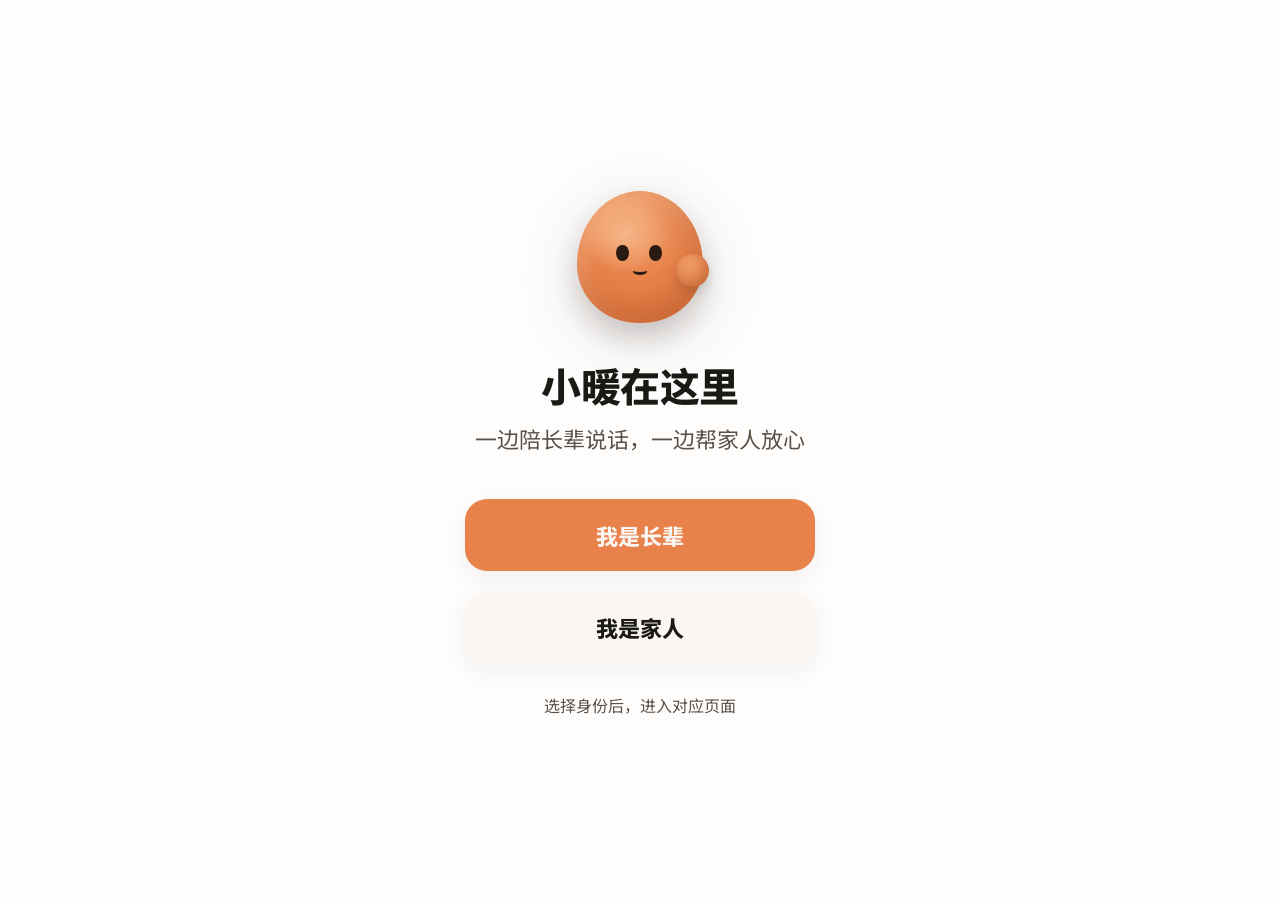
<file: web/index.html>
<!DOCTYPE html>
<html lang="zh-CN">
<head>
  <meta charset="UTF-8" />
  <meta name="viewport" content="width=device-width, initial-scale=1.0, maximum-scale=1.0, user-scalable=no" />
  <title>小暖 · 欢迎页</title>
  <link rel="stylesheet" href="./shared/theme.css" />
  <link rel="stylesheet" href="./shared/mascot.css" />
  <style>
    body {
      background: #fffdfc;
    }
    .entry {
      width: 390px;
      max-width: 100%;
      min-height: 100vh;
      margin: 0 auto;
      padding: var(--sp-xl) var(--sp-md);
      background: #fffdfc;
      display: flex;
      flex-direction: column;
      align-items: center;
      justify-content: center;
      overflow: hidden;
    }
    .entry-mascot {
      --m-size: 150px;
      filter: drop-shadow(0 14px 28px rgba(28, 26, 23, .14));
      animation: mascot-breathe 2.8s ease-in-out infinite;
      margin-bottom: var(--sp-lg);
    }
    @keyframes mascot-breathe {
      0%, 100% { transform: translateY(0) scale(1); }
      50% { transform: translateY(-6px) scale(1.025); }
    }
    .brand {
      text-align: center;
      margin-bottom: var(--sp-xl);
    }
    .brand h1 {
      font-size: var(--fs-display);
      font-weight: var(--fw-heavy);
      letter-spacing: -.5px;
      line-height: 1.15;
    }
    .brand p {
      margin-top: var(--sp-sm);
      font-size: var(--fs-body);
      color: var(--color-sub);
      line-height: 1.5;
    }
    .choices {
      width: 100%;
      display: grid;
      gap: var(--sp-md);
    }
    .choice {
      width: 100%;
      min-height: 72px;
      border: none;
      border-radius: 22px;
      cursor: pointer;
      font-family: inherit;
      font-size: var(--fs-body);
      font-weight: var(--fw-heavy);
      box-shadow: var(--shadow-soft);
      transition: transform .12s ease, box-shadow .2s ease;
    }
    .choice:active {
      transform: scale(.98);
    }
    .choice.elder {
      background: var(--color-accent);
      color: var(--color-card);
    }
    .choice.family {
      background: var(--color-card);
      color: var(--color-ink);
    }
    .foot {
      margin-top: var(--sp-lg);
      text-align: center;
      font-size: var(--fs-caption);
      color: var(--color-sub);
      line-height: 1.6;
    }
  </style>
</head>
<body>
  <main class="entry">
    <div class="mascot is-idle entry-mascot" aria-hidden="true">
      <span class="body"></span><span class="hand"></span>
      <span class="eye l"></span><span class="eye r"></span><span class="mouth"></span>
    </div>

    <section class="brand" aria-label="小暖欢迎页">
      <h1>小暖在这里</h1>
      <p>一边陪长辈说话，一边帮家人放心</p>
    </section>

    <div class="choices">
      <button class="choice elder" data-target="./elder/">我是长辈</button>
      <button class="choice family" data-target="./parent/">我是家人</button>
    </div>

    <p class="foot">选择身份后，进入对应页面</p>
  </main>

  <script src="./shared/splash.js"></script>
  <script>
    async function login(role) {
      try {
        const apiRole = role === "family" ? "parent" : "elder";
        const name = role === "family" ? "家人" : "长辈";
        const response = await fetch("/api/auth/login", {
          method: "POST",
          headers: { "Content-Type": "application/json" },
          body: JSON.stringify({
            display_name: name,
            role: apiRole,
            elder_id: "elder-001",
            family_id: "family-default",
          }),
        });
        if (!response.ok) return;
        const data = await response.json();
        localStorage.setItem("xiaonuan_session_token", data.token);
        localStorage.setItem("xiaonuan_account_role", apiRole);
      } catch (_) {}
    }

    document.querySelectorAll(".choice").forEach((button) => {
      button.addEventListener("click", async () => {
        const role = button.classList.contains("elder") ? "elder" : "family";
        try { localStorage.setItem("xiaonuan_role", role); } catch (_) {}
        await login(role);
        const target = button.dataset.target;
        if (location.protocol === "file:") {
          location.href = `http://127.0.0.1:8010/${target.replace(/^\.\//, "")}`;
          return;
        }
        location.href = target;
      });
    });
  </script>
</body>
</html>
</file>
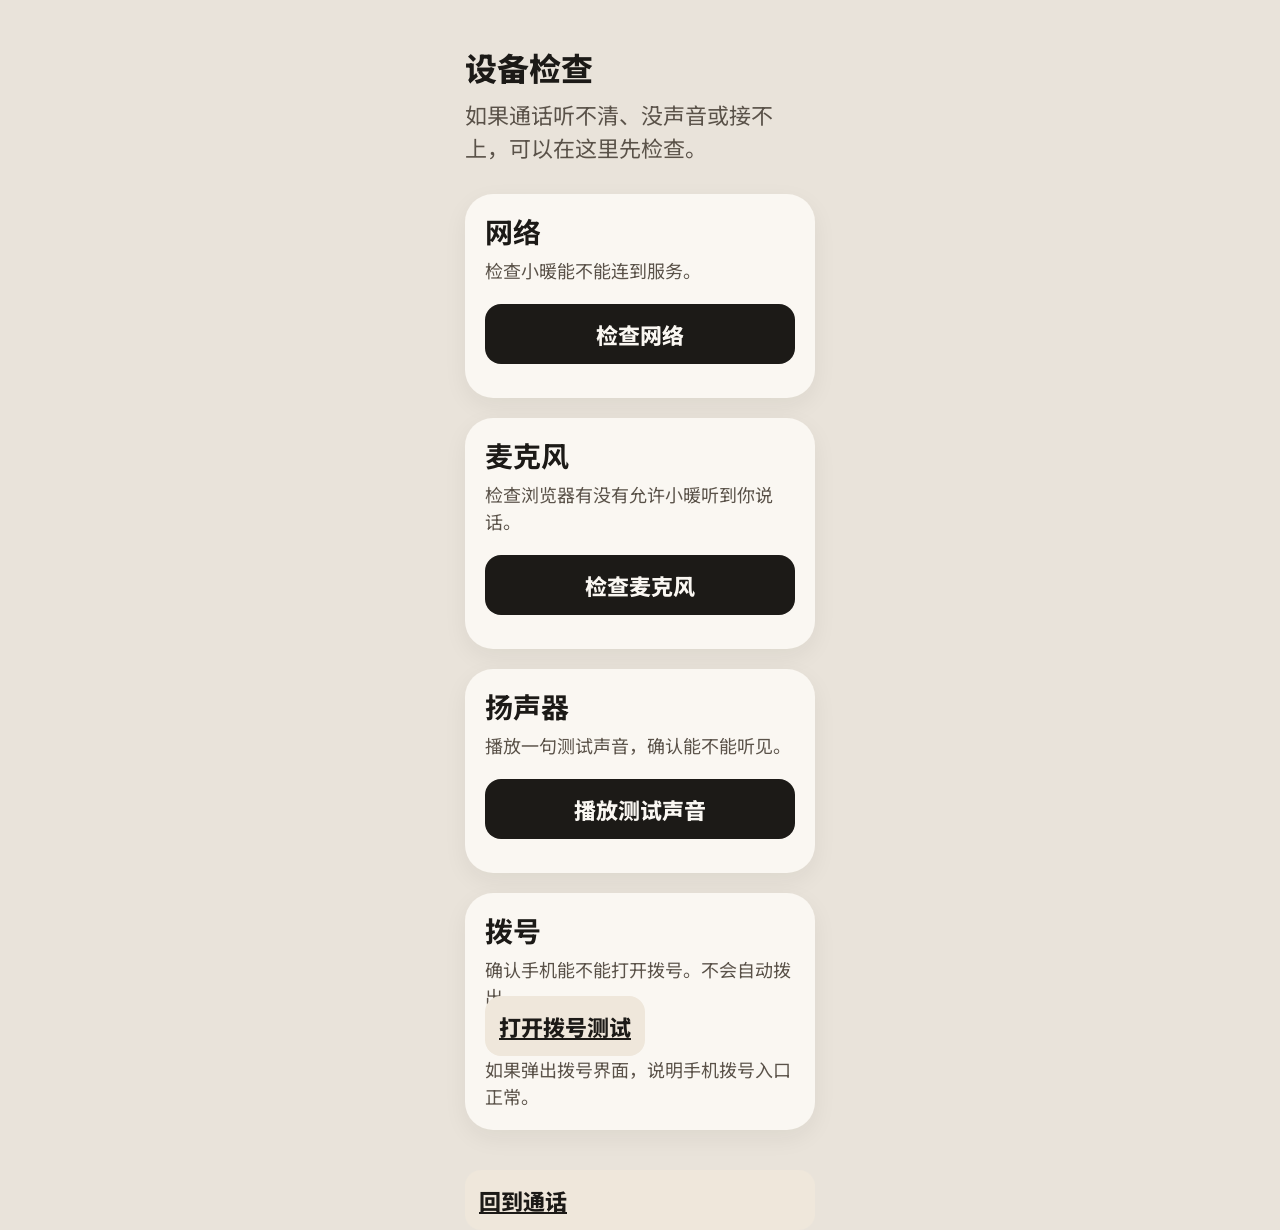
<file: web/elder/diagnostics.html>
<!DOCTYPE html>
<html lang="zh-CN">
<head>
  <meta charset="UTF-8" />
  <meta name="viewport" content="width=device-width, initial-scale=1.0, maximum-scale=1.0, user-scalable=no" />
  <title>小暖 · 设备检查</title>
  <link rel="stylesheet" href="../shared/theme.css" />
  <style>
    body { user-select: none; }
    .head { margin-bottom: var(--sp-lg); }
    .head h1 { font-size: var(--fs-h1); font-weight: var(--fw-heavy); }
    .head p { margin-top: var(--sp-xs); color: var(--color-sub); font-size: var(--fs-body); line-height: 1.5; }
    .check-card {
      background: var(--color-card); border-radius: var(--radius-card); box-shadow: var(--shadow-soft);
      padding: var(--sp-md); margin-bottom: var(--sp-md);
    }
    .check-card h2 { font-size: var(--fs-h2); line-height: 1.25; }
    .check-card p { margin-top: var(--sp-xs); color: var(--color-sub); font-size: var(--fs-label); line-height: 1.5; }
    .btn {
      width: 100%; border: none; border-radius: 16px; padding: 14px; margin-top: var(--sp-md);
      background: var(--color-ink); color: var(--color-card); font-size: var(--fs-body);
      font-weight: var(--fw-heavy); font-family: inherit;
    }
    .btn.secondary { background: var(--color-tint); color: var(--color-ink); }
    .result { margin-top: var(--sp-sm); font-size: var(--fs-label); color: var(--color-sub); line-height: 1.5; }
    .ok { color: var(--color-success); }
    .bad { color: var(--color-danger); }
  </style>
</head>
<body>
  <main class="screen">
    <header class="head">
      <h1>设备检查</h1>
      <p>如果通话听不清、没声音或接不上，可以在这里先检查。</p>
    </header>

    <section class="check-card">
      <h2>网络</h2>
      <p>检查小暖能不能连到服务。</p>
      <button class="btn" id="network-test">检查网络</button>
      <div class="result" id="network-result"></div>
    </section>

    <section class="check-card">
      <h2>麦克风</h2>
      <p>检查浏览器有没有允许小暖听到你说话。</p>
      <button class="btn" id="mic-test">检查麦克风</button>
      <div class="result" id="mic-result"></div>
    </section>

    <section class="check-card">
      <h2>扬声器</h2>
      <p>播放一句测试声音，确认能不能听见。</p>
      <button class="btn" id="speaker-test">播放测试声音</button>
      <div class="result" id="speaker-result"></div>
    </section>

    <section class="check-card">
      <h2>拨号</h2>
      <p>确认手机能不能打开拨号。不会自动拨出。</p>
      <a class="btn secondary" id="dial-test" href="tel:10086">打开拨号测试</a>
      <div class="result">如果弹出拨号界面，说明手机拨号入口正常。</div>
    </section>

    <a class="btn secondary" href="./index.html">回到通话</a>
  </main>

  <script src="./config.js"></script>
  <script>
    const API_BASE = (window.APP_CONFIG && window.APP_CONFIG.API_BASE || "").trim();
    const FAMILY_TOKEN = (window.APP_CONFIG && window.APP_CONFIG.FAMILY_TOKEN || "").trim();
    function withToken(url) {
      let sessionToken = "";
      try { sessionToken = localStorage.getItem("xiaonuan_session_token") || ""; } catch (_) {}
      if (!FAMILY_TOKEN && !sessionToken) return url;
      const join = url.includes("?") ? "&" : "?";
      if (FAMILY_TOKEN) return `${url}${join}family_token=${encodeURIComponent(FAMILY_TOKEN)}`;
      return `${url}${join}session_token=${encodeURIComponent(sessionToken)}`;
    }
    function setResult(id, text, ok) {
      const el = document.getElementById(id);
      el.textContent = text;
      el.className = `result ${ok ? "ok" : "bad"}`;
    }
    document.getElementById("network-test").addEventListener("click", async () => {
      const start = performance.now();
      try {
        const response = await fetch(withToken(`${API_BASE}/healthz`), { cache: "no-store" });
        if (!response.ok) throw new Error("bad_status");
        const ms = Math.round(performance.now() - start);
        setResult("network-result", `网络正常，响应约 ${ms}ms。`, true);
      } catch (_) {
        setResult("network-result", "网络没连上，请换个网络或稍后再试。", false);
      }
    });
    document.getElementById("mic-test").addEventListener("click", async () => {
      try {
        const stream = await navigator.mediaDevices.getUserMedia({ audio: true });
        stream.getTracks().forEach((track) => track.stop());
        setResult("mic-result", "麦克风正常。", true);
      } catch (_) {
        setResult("mic-result", "麦克风没有打开。请在浏览器权限里允许麦克风。", false);
      }
    });
    document.getElementById("speaker-test").addEventListener("click", () => {
      if (!window.speechSynthesis) {
        setResult("speaker-result", "当前浏览器不支持测试朗读。", false);
        return;
      }
      window.speechSynthesis.cancel();
      const utterance = new SpeechSynthesisUtterance("小暖声音测试。听得见吗？");
      utterance.lang = "zh-CN";
      window.speechSynthesis.speak(utterance);
      setResult("speaker-result", "已播放测试声音。", true);
    });
  </script>
</body>
</html>
</file>
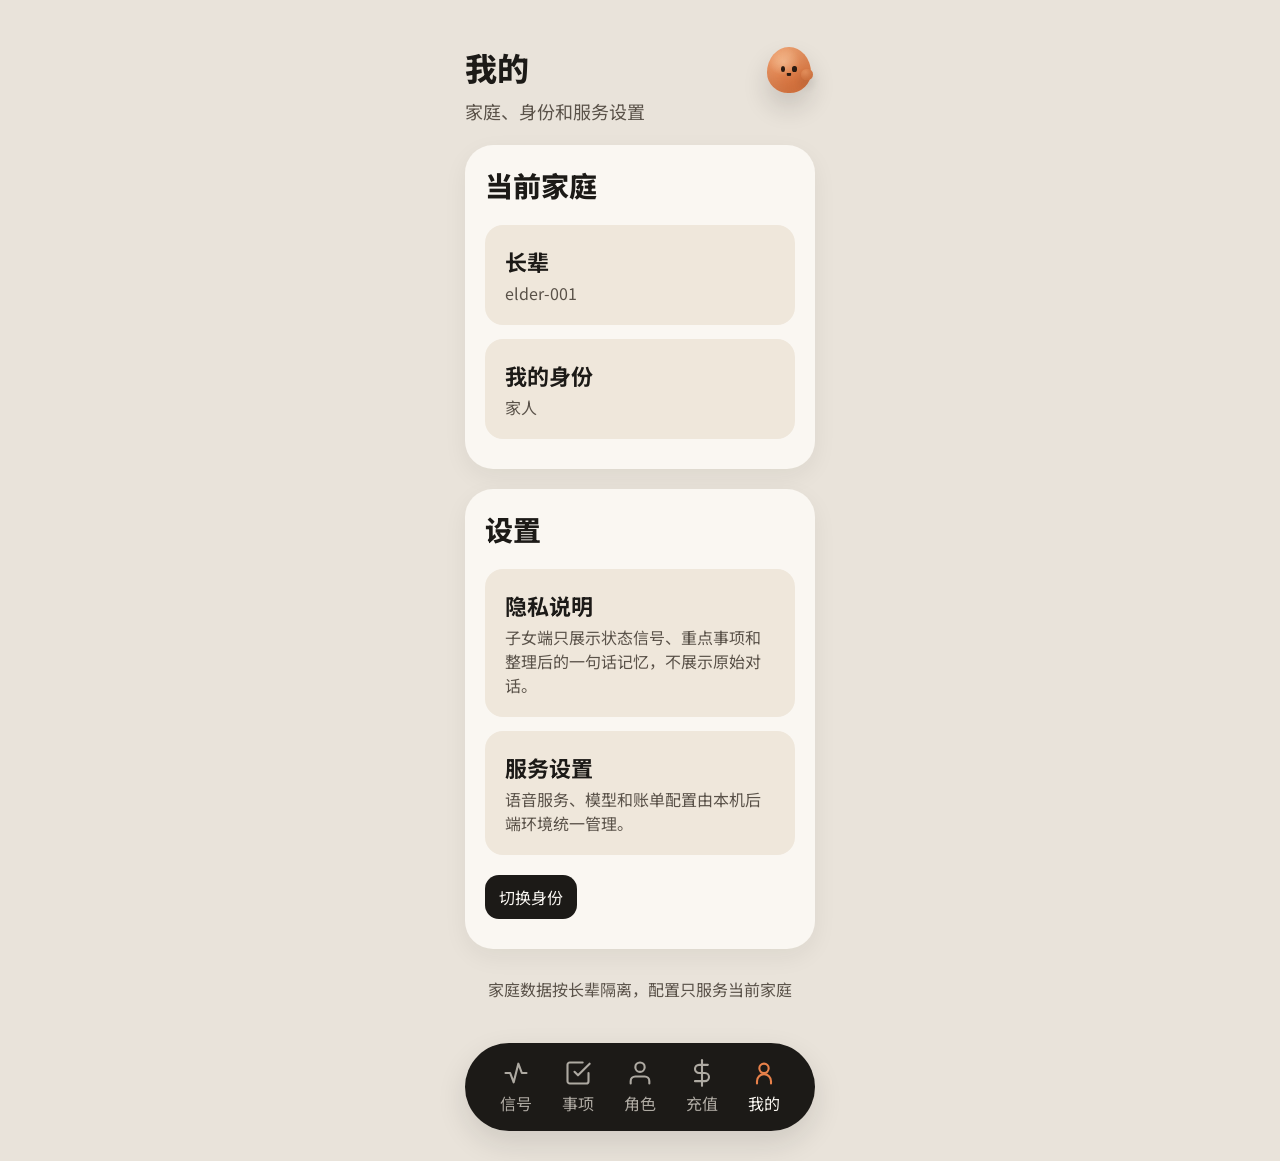
<file: web/parent/profile.html>
<!DOCTYPE html>
<html lang="zh-CN">
<head>
  <meta charset="UTF-8" />
  <meta name="viewport" content="width=device-width, initial-scale=1.0, maximum-scale=1.0, user-scalable=no" />
  <title>小暖 · 我的</title>
  <link rel="stylesheet" href="../shared/theme.css" />
  <link rel="stylesheet" href="../shared/mascot.css" />
  <link rel="stylesheet" href="./parent.css" />
</head>
<body data-parent-page="profile">
  <main class="screen parent-screen">
    <header class="head">
      <div>
        <h1>我的</h1>
        <p class="sub">家庭、身份和服务设置</p>
      </div>
      <div class="mascot is-idle logo" aria-hidden="true">
        <span class="body"></span><span class="hand"></span>
        <span class="eye l"></span><span class="eye r"></span><span class="mouth"></span>
      </div>
    </header>

    <section class="card" aria-label="当前家庭">
      <div class="card-head"><span class="card-title">当前家庭</span></div>
      <div class="profile-list">
        <div class="profile-item">
          <strong>长辈</strong>
          <span class="helper">elder-001</span>
        </div>
        <div class="profile-item">
          <strong>我的身份</strong>
          <span class="helper">家人</span>
        </div>
      </div>
    </section>

    <section class="card" aria-label="设置">
      <div class="card-head"><span class="card-title">设置</span></div>
      <div class="profile-list">
        <div class="profile-item">
          <strong>隐私说明</strong>
          <span class="helper">子女端只展示状态信号、重点事项和整理后的一句话记忆，不展示原始对话。</span>
        </div>
        <div class="profile-item">
          <strong>服务设置</strong>
          <span class="helper">语音服务、模型和账单配置由本机后端环境统一管理。</span>
        </div>
      </div>
      <div class="button-row section-actions">
        <a class="btn primary" href="../index.html?pick=1">切换身份</a>
      </div>
    </section>

    <p class="privacy">家庭数据按长辈隔离，配置只服务当前家庭</p>
    <div id="parent-nav"></div>
  </main>

  <div class="toast" id="toast"></div>

  <script src="./config.js"></script>
  <script src="../shared/splash.js"></script>
  <script src="./shared.js"></script>
  <script src="./nav.js"></script>
</body>
</html>
</file>
<file: web/shared/theme.css>
/* ============================================================
   小暖 · 全局设计系统（唯一真源）
   字体与颜色按产品规格定义；对比度已校准至 WCAG AA+。
   ============================================================ */
@import url("https://fonts.googleapis.com/css2?family=Inter:wght@400;600;700;800&family=Noto+Sans+SC:wght@400;500;700;900&display=swap");

:root {
  /* 背景 */
  --color-bg:       #E9E3DA;
  --color-bg-alt:   #EDE7DE;
  --color-card:     #FAF7F2;
  /* 文字（已校准对比度） */
  --color-ink:      #1C1A17;  /* 标题/正文 */
  --color-sub:      #5A5249;  /* 次要文字，≥6:1 */
  --color-hairline: #8A8175;  /* 仅分割线/图标，不用于文字 */
  /* 强调与语义 */
  --color-accent:   #E8814A;  /* 赤陶橙，点睛≤10%面积 */
  --color-success:  #4E8D6E;
  --color-warning:  #E8814A;
  --color-danger:   #C2462D;
  /* 字体 */
  --font-zh: "Noto Sans SC","PingFang SC",-apple-system,system-ui,sans-serif;
  --font-num: "Inter","Noto Sans SC",sans-serif;
  /* 字阶 */
  --fs-display: 40px; --fs-h1: 32px; --fs-h2: 28px;
  --fs-body: 22px;    --fs-label: 18px; --fs-caption: 16px;
  /* 形状 */
  --radius-card: 28px;
  --shadow-soft: 0 8px 24px rgba(28,26,23,.06);

  /* ---------- 布局辅助（规格未定义，布局/动效必需，统一管理） ---------- */
  --color-accent-soft: #F2C7A8;  /* 强调色柔化：仅用于进度弧渐变末端，不作大面积填充 */
  --color-tint:        #EFE7DB;  /* 卡片内浅色分隔填充（由 hairline 提亮，非文字色） */
  --radius-pill:       999px;
  --shadow-btn:        0 12px 30px rgba(28,26,23,.12);
  --fw-heavy: 800; --fw-mid: 600; --fw-light: 400;
  --sp-xs: 8px; --sp-sm: 14px; --sp-md: 20px; --sp-lg: 30px; --sp-xl: 44px;
}

* { margin: 0; padding: 0; box-sizing: border-box; -webkit-tap-highlight-color: transparent; }
html, body { min-height: 100%; }
body {
  font-family: var(--font-zh);
  background: var(--color-bg);
  color: var(--color-ink);
  -webkit-font-smoothing: antialiased;
}
/* 数字（成本/计时器/指标）用等宽数字字体，排版更稳 */
.num, .tabular { font-family: var(--font-num); font-variant-numeric: tabular-nums; }

/* 移动端 390px 居中容器 */
.screen {
  position: relative;
  width: 390px;
  max-width: 100%;
  min-height: 100vh;
  margin: 0 auto;
  background: var(--color-bg);
  display: flex;
  flex-direction: column;
  padding: var(--sp-xl) var(--sp-md) 0;
  overflow: hidden;
}

/* 通用胶囊导航（炭黑底，线性图标） */
.tabbar {
  position: sticky;
  bottom: var(--sp-md);
  width: 100%;
  background: var(--color-ink);
  border-radius: var(--radius-pill);
  display: flex;
  justify-content: space-around;
  align-items: center;
  padding: var(--sp-sm) var(--sp-md);
  margin: var(--sp-md) auto var(--sp-lg);
  box-shadow: var(--shadow-btn);
}
.tab {
  flex: 1; min-width: 60px; min-height: 60px;   /* 触控热区≥60px */
  background: none; border: none; cursor: pointer;
  display: flex; flex-direction: column; align-items: center; justify-content: center; gap: 4px;
  color: var(--color-bg-alt); opacity: .7; text-decoration: none;
  transition: opacity .2s;
}
.tab svg { width: 28px; height: 28px; stroke-width: 1.8; fill: none; stroke: currentColor; stroke-linecap: round; stroke-linejoin: round; }
.tab span { font-size: var(--fs-caption); }
.tab.active { opacity: 1; color: var(--color-card); }
.tab.active svg { color: var(--color-accent); }

/* 轻提示 toast */
.toast {
  position: fixed; left: 50%; bottom: 110px; transform: translateX(-50%);
  background: rgba(28,26,23,.92); color: var(--color-card);
  padding: 12px 22px; border-radius: var(--radius-pill);
  font-size: var(--fs-label); opacity: 0; transition: opacity .3s;
  pointer-events: none; max-width: 90%; z-index: 50;
}
.toast.show { opacity: 1; }
</file>
<file: web/shared/mascot.css>
/* ============================================================
   小暖 · 纯 CSS 动态吉祥物（赤陶橙黏土蛋形角色）
   零图片依赖，全部用 CSS 绘制 + 动画。两态：
     .mascot.is-idle     —— 安静呼吸微动 + 偶尔眨眼
     .mascot.is-talking  —— 张嘴说话 + 柔和赤陶橙声波涟漪
   尺寸由外层用 --m-size 控制（默认 160px），可在任意页面复用。
   ============================================================ */
.mascot {
  --m-size: 160px;
  position: relative;
  width: var(--m-size);
  height: var(--m-size);
  display: inline-block;
  flex: none;
}

/* 身体：上窄下宽的蛋形，黏土质感（径向高光 + 底部柔影） */
.mascot .body {
  position: absolute;
  left: 8%; top: 6%;
  width: 84%; height: 88%;
  border-radius: 50% 50% 48% 48% / 56% 56% 44% 44%;
  background:
    radial-gradient(60% 50% at 38% 32%, #F6B689 0%, transparent 60%),
    radial-gradient(120% 120% at 50% 18%, #EE9A66 0%, #E8814A 42%, #D86E37 100%);
  box-shadow:
    inset -10px -14px 26px rgba(150,70,30,.30),
    inset 8px 10px 20px rgba(255,210,170,.35),
    0 14px 26px rgba(28,26,23,.16);
  transform-origin: 50% 92%;
}
.mascot.is-idle  .body { animation: m-breathe 3.4s ease-in-out infinite; }
.mascot.is-talking .body { animation: m-bob 1.2s ease-in-out infinite; }

@keyframes m-breathe {
  0%,100% { transform: scale(1) translateY(0); }
  50%     { transform: scale(1.03,.985) translateY(2px); }
}
@keyframes m-bob {
  0%,100% { transform: translateY(0) scale(1); }
  50%     { transform: translateY(-5px) scale(1.015); }
}

/* 小手（右下侧腮腺鼓起） */
.mascot .hand {
  position: absolute;
  right: 4%; bottom: 30%;
  width: 22%; height: 22%;
  border-radius: 50%;
  background: radial-gradient(120% 120% at 40% 30%, #EE9A66, #DA7038);
  box-shadow: inset -4px -5px 9px rgba(150,70,30,.3), 0 6px 10px rgba(28,26,23,.12);
}
.mascot.is-idle .hand { animation: m-wave 4s ease-in-out infinite; transform-origin: 30% 70%; }
@keyframes m-wave {
  0%,88%,100% { transform: rotate(0); }
  92%         { transform: rotate(-16deg); }
  96%         { transform: rotate(-4deg); }
}

/* 眼睛 */
.mascot .eye {
  position: absolute;
  top: 42%;
  width: 8.5%; height: 11%;
  background: #2A1B12;
  border-radius: 50%;
}
.mascot .eye.l { left: 34%; }
.mascot .eye.r { left: 56%; }
.mascot.is-idle .eye { animation: m-blink 5s infinite; }
@keyframes m-blink {
  0%,92%,100% { transform: scaleY(1); }
  95%         { transform: scaleY(.12); }
}
/* 说话时眼睛弯成微笑弧 */
.mascot.is-talking .eye {
  height: 5%;
  border-radius: 0 0 60% 60%;
  background: transparent;
  border-bottom: 3px solid #2A1B12;
}

/* 嘴：idle 微笑，talking 张圆+开合 */
.mascot .mouth {
  position: absolute;
  left: 50%; top: 56%;
  transform: translateX(-50%);
  width: 10%; height: 6%;
  border: 0 solid #2A1B12;
  border-bottom-width: 3px;
  border-radius: 0 0 80% 80%;
}
.mascot.is-talking .mouth {
  width: 13%; height: 13%;
  border-radius: 50%;
  background: #5A2E18;
  border: none;
  animation: m-speak .42s ease-in-out infinite;
}
@keyframes m-speak {
  0%,100% { transform: translateX(-50%) scaleY(.45); }
  50%     { transform: translateX(-50%) scaleY(1); }
}

/* 声波涟漪：仅 talking 显示，柔和赤陶橙（非霓虹发光） */
.mascot .wave {
  position: absolute;
  inset: -6%;
  border-radius: 50%;
  border: 2px solid var(--color-accent, #E8814A);
  opacity: 0;
}
.mascot.is-talking .wave { animation: m-ripple 2s ease-out infinite; }
.mascot.is-talking .wave.w2 { animation-delay: .66s; }
.mascot.is-talking .wave.w3 { animation-delay: 1.33s; }
.mascot.is-idle .wave { display: none; }
@keyframes m-ripple {
  0%   { transform: scale(.74); opacity: .5; }
  100% { transform: scale(1.5);  opacity: 0; }
}
</file>
<file: web/parent/parent.css>
.parent-screen {
  overflow: visible;
  padding-bottom: 0;
}

.head {
  display: flex;
  align-items: flex-start;
  justify-content: space-between;
  margin-bottom: var(--sp-md);
}
.head h1 {
  font-size: var(--fs-h1);
  font-weight: var(--fw-heavy);
  letter-spacing: -.5px;
}
.head .date,
.head .sub {
  margin-top: var(--sp-xs);
  font-size: var(--fs-label);
  color: var(--color-sub);
  line-height: 1.5;
}
.head .logo {
  --m-size: 52px;
}

.hero {
  font-size: var(--fs-h1);
  font-weight: var(--fw-heavy);
  line-height: 1.25;
  margin-bottom: var(--sp-lg);
}

.card {
  background: var(--color-card);
  border-radius: var(--radius-card);
  box-shadow: var(--shadow-soft);
  padding: var(--sp-md) var(--sp-md) var(--sp-lg);
  margin-bottom: var(--sp-md);
}
.card-head {
  display: flex;
  align-items: center;
  justify-content: space-between;
  gap: var(--sp-sm);
  margin-bottom: var(--sp-md);
}
.card-title {
  font-size: var(--fs-h2);
  font-weight: var(--fw-heavy);
}
.empty {
  color: var(--color-sub);
  font-size: var(--fs-label);
  padding: var(--sp-sm) 0;
  line-height: 1.6;
}
.privacy {
  text-align: center;
  font-size: var(--fs-caption);
  color: var(--color-sub);
  margin: var(--sp-xs) 0 var(--sp-md);
  line-height: 1.6;
}

.state-badge {
  display: inline-flex;
  align-items: center;
  gap: 6px;
  color: var(--color-accent);
  font-size: var(--fs-h2);
  font-weight: var(--fw-heavy);
}
.state-badge svg,
.signal-ico svg {
  width: 24px;
  height: 24px;
  fill: none;
  stroke: currentColor;
  stroke-width: 2;
  stroke-linecap: round;
  stroke-linejoin: round;
}
.state-line {
  font-size: var(--fs-body);
  color: var(--color-sub);
  line-height: 1.5;
}

.signal,
.fact,
.memory,
.role,
.tx-row {
  border-top: 1px solid var(--color-tint);
  padding: var(--sp-sm) 0;
}
.signal:first-child,
.fact:first-child,
.memory:first-child,
.role:first-child,
.tx-row:first-child {
  border-top: none;
}
.signal,
.memory {
  display: flex;
  align-items: flex-start;
  gap: var(--sp-sm);
}
.signal-ico {
  width: 40px;
  height: 40px;
  flex: none;
  border-radius: 12px;
  background: var(--color-tint);
  display: grid;
  place-items: center;
  color: var(--color-hairline);
}
.signal.attention .signal-ico {
  background: rgba(232,129,74,.14);
  color: var(--color-accent);
}
.signal.urgent .signal-ico {
  background: rgba(194,70,45,.16);
  color: var(--color-danger);
}
.signal-body,
.memory-body,
.fact-body {
  flex: 1;
}
.signal-sum,
.memory-text,
.fact-name {
  font-size: var(--fs-body);
  line-height: 1.45;
}
.fact-name,
.role-name {
  font-weight: var(--fw-heavy);
}
.signal-meta,
.memory-meta,
.fact-meta,
.role-meta,
.tx-meta,
.helper {
  font-size: var(--fs-caption);
  color: var(--color-sub);
  line-height: 1.5;
  margin-top: 4px;
}
.signal-review {
  display: inline-block;
  color: var(--color-danger);
  margin-left: 6px;
  font-weight: var(--fw-mid);
}
.tag,
.lvl-badge,
.status-pill {
  display: inline-block;
  font-size: var(--fs-caption);
  padding: 2px 10px;
  border-radius: var(--radius-pill);
}
.tag {
  background: var(--color-tint);
  color: var(--color-sub);
  margin-right: 6px;
}
.lvl-badge,
.status-pill {
  margin-left: 6px;
}
.lvl-badge.normal,
.status-pill {
  background: var(--color-tint);
  color: var(--color-sub);
}
.lvl-badge.attention,
.status-pill.pending {
  background: rgba(232,129,74,.16);
  color: var(--color-accent);
}
.lvl-badge.urgent {
  background: rgba(194,70,45,.16);
  color: var(--color-danger);
}
.status-pill.active {
  background: rgba(78,141,110,.16);
  color: var(--color-success);
}

.fact {
  display: flex;
  align-items: center;
  gap: var(--sp-sm);
}
.actions,
.button-row {
  display: flex;
  gap: var(--sp-xs);
  flex-wrap: wrap;
}
.actions {
  justify-content: flex-end;
  max-width: 140px;
}
.section-actions {
  margin-top: var(--sp-md);
}
.btn,
.small-btn,
.danger-btn {
  border: none;
  cursor: pointer;
  font-family: inherit;
  display: inline-flex;
  align-items: center;
  justify-content: center;
  text-decoration: none;
  border-radius: 14px;
  min-height: 44px;
  padding: 10px 14px;
  font-size: var(--fs-caption);
  background: var(--color-tint);
  color: var(--color-ink);
}
.btn.primary,
.small-btn.primary {
  background: var(--color-ink);
  color: var(--color-card);
}
.btn.block,
.small-btn.block {
  width: 100%;
}
.danger-btn {
  color: var(--color-danger);
  background: rgba(194,70,45,.08);
}

.form {
  display: grid;
  gap: var(--sp-sm);
  margin-top: var(--sp-md);
}
.inline-form {
  display: flex;
  gap: var(--sp-xs);
  margin-top: var(--sp-md);
  flex-wrap: wrap;
}
.form input,
.form textarea,
.inline-form input,
.inline-form select {
  width: 100%;
  font-size: var(--fs-label);
  font-family: inherit;
  padding: 12px;
  border: 2px solid var(--color-tint);
  border-radius: 14px;
  background: var(--color-bg-alt);
  color: var(--color-ink);
}
.field {
  display: grid;
  gap: 6px;
}
.field > span {
  font-size: var(--fs-caption);
  color: var(--color-sub);
  font-weight: var(--fw-mid);
}
.field small {
  font-size: 13px;
  line-height: 1.45;
  color: var(--color-sub);
}
.inline-form input {
  flex: 1;
  min-width: 120px;
}
.inline-form select {
  width: auto;
}
.form textarea {
  min-height: 88px;
  resize: vertical;
  line-height: 1.5;
}
.check {
  display: flex;
  align-items: flex-start;
  gap: 8px;
  font-size: var(--fs-caption);
  color: var(--color-sub);
  line-height: 1.5;
}
.check input {
  width: auto;
  margin-top: 4px;
}

.role-list {
  display: grid;
  gap: var(--sp-md);
}
.role-card {
  border-top: none;
  background: var(--color-bg-alt);
  border: 1px solid var(--color-tint);
  border-radius: 22px;
  padding: var(--sp-md);
}
.role-top {
  display: grid;
  grid-template-columns: minmax(0, 1fr) auto;
  align-items: start;
  gap: var(--sp-sm);
}
.role-top .status-pill {
  margin-left: 0;
  max-width: 112px;
  text-align: center;
  white-space: normal;
}
.role-name {
  line-height: 1.35;
  word-break: break-word;
}
.role-steps {
  display: grid;
  grid-template-columns: repeat(3, 1fr);
  gap: 6px;
  margin-top: var(--sp-md);
}
.role-steps span {
  min-height: 34px;
  display: grid;
  place-items: center;
  border-radius: var(--radius-pill);
  background: var(--color-card);
  color: var(--color-sub);
  font-size: 13px;
  font-weight: var(--fw-mid);
}
.role-steps span.done {
  background: rgba(78,141,110,.16);
  color: var(--color-success);
}
.role-workflow {
  display: grid;
  gap: var(--sp-sm);
  margin-top: var(--sp-md);
}
.role-panel {
  margin-top: 0;
  padding: var(--sp-md);
  border-radius: 18px;
  background: var(--color-card);
  border: 1px solid rgba(138,129,117,.18);
}
.panel-head {
  display: flex;
  align-items: center;
  justify-content: space-between;
  gap: var(--sp-sm);
  margin-bottom: 2px;
}
.panel-title {
  font-size: var(--fs-label);
  font-weight: var(--fw-heavy);
}
.panel-state {
  flex: none;
  font-size: 13px;
  color: var(--color-sub);
  background: var(--color-tint);
  border-radius: var(--radius-pill);
  padding: 4px 10px;
}
.recorder {
  display: grid;
  gap: var(--sp-xs);
  padding: var(--sp-sm);
  border: 1px dashed rgba(138,129,117,.42);
  border-radius: 16px;
  background: var(--color-bg-alt);
}
.record-actions {
  display: grid;
  grid-template-columns: minmax(0, 1fr) 84px;
  gap: var(--sp-xs);
}
.record-actions .btn {
  min-width: 0;
}
.audio-preview {
  width: 100%;
  min-height: 40px;
}
.recorder small {
  font-size: 13px;
  line-height: 1.45;
  color: var(--color-sub);
}
.role-footer {
  margin-top: var(--sp-md);
  padding-top: var(--sp-md);
  border-top: 1px solid rgba(138,129,117,.22);
  display: grid;
  gap: var(--sp-sm);
}
.role-secondary-actions {
  display: grid;
  grid-template-columns: repeat(2, minmax(0, 1fr));
  gap: var(--sp-xs);
}
.role-secondary-actions .btn,
.role-secondary-actions .danger-btn {
  min-height: 40px;
  padding: 8px;
  font-size: 13px;
}

@media (min-width: 860px) {
  .role-workflow {
    grid-template-columns: repeat(2, minmax(0, 1fr));
    align-items: start;
  }
}

.cost {
  display: flex;
  gap: var(--sp-md);
}
.cost .item {
  flex: 1;
}
.cost .num {
  font-size: var(--fs-display);
  font-weight: var(--fw-heavy);
  color: var(--color-accent);
  font-family: var(--font-num);
}
.cost .num.calls {
  color: var(--color-ink);
}
.cost .lbl {
  font-size: var(--fs-label);
  color: var(--color-sub);
  margin-top: var(--sp-xs);
}

.profile-list {
  display: grid;
  gap: var(--sp-sm);
}
.profile-item {
  background: var(--color-tint);
  border-radius: 18px;
  padding: var(--sp-md);
}
.profile-item strong {
  display: block;
  font-size: var(--fs-body);
  margin-bottom: 4px;
}
.tab span {
  white-space: nowrap;
}

@media (max-width: 390px) {
  .tabbar {
    padding-left: var(--sp-xs);
    padding-right: var(--sp-xs);
  }
  .tab {
    min-width: 50px;
  }
  .tab span {
    font-size: 13px;
  }
}
</file>
